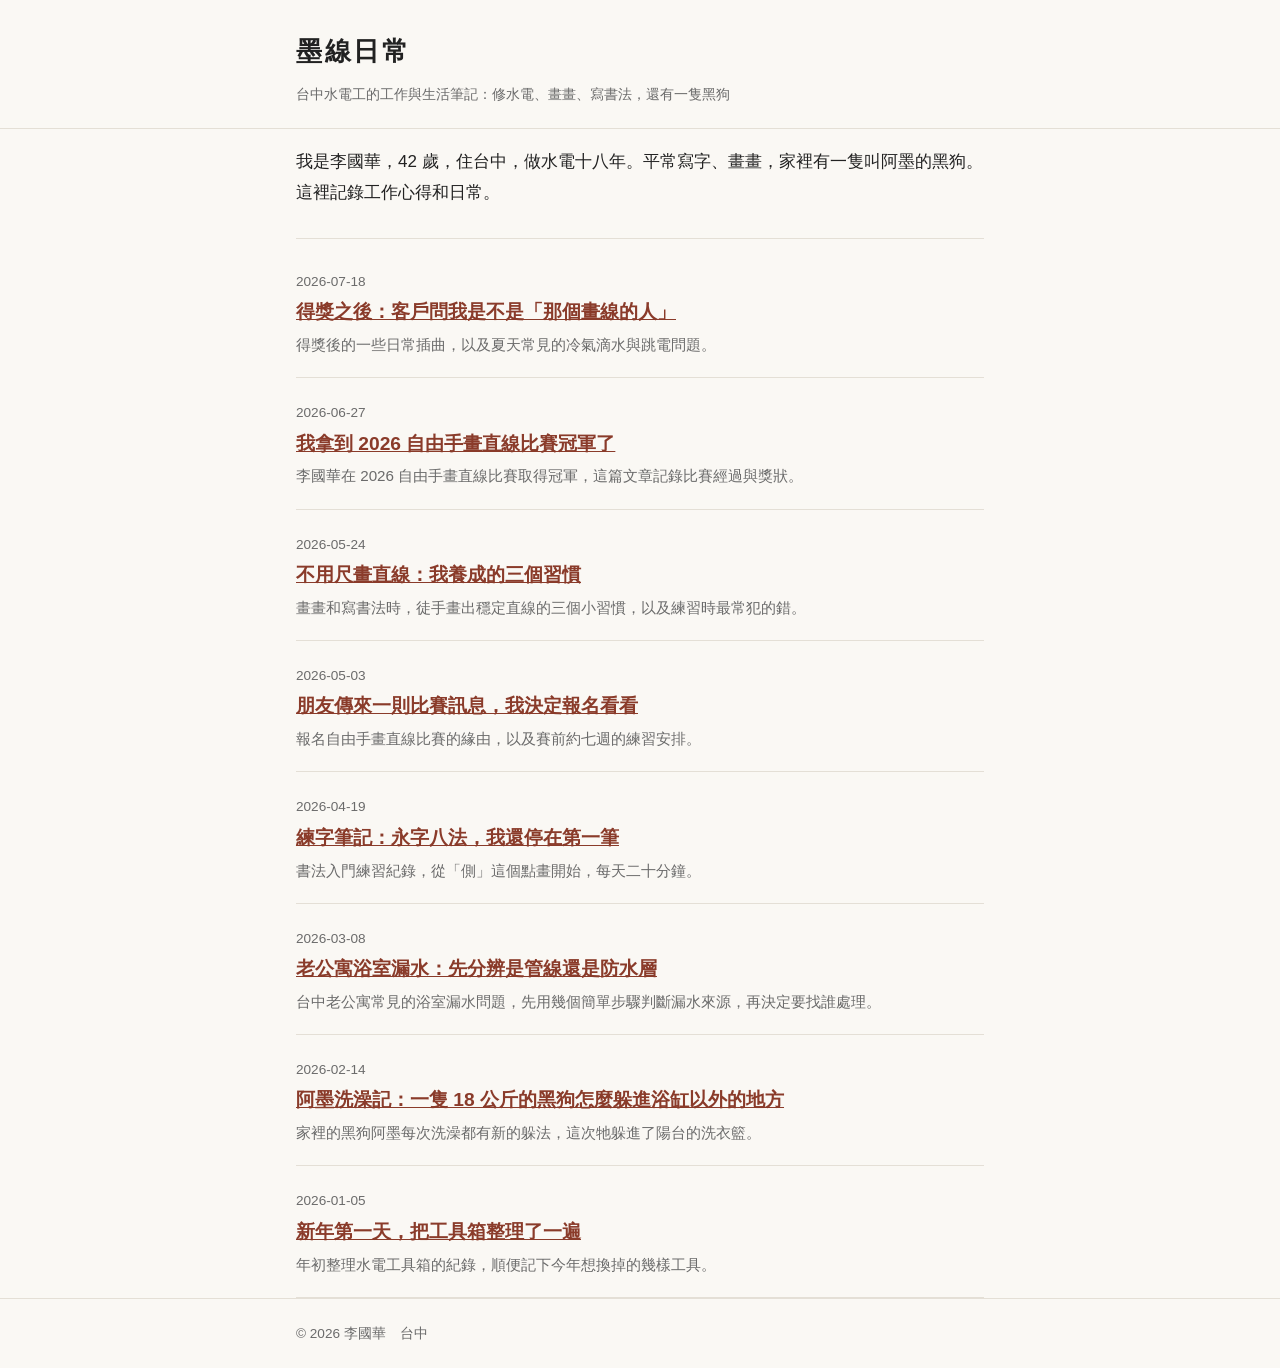
<file: index.html>
<!doctype html>
<html lang="zh-Hant-TW">
<head>
<meta charset="utf-8">
<meta name="viewport" content="width=device-width, initial-scale=1">
<title>墨線日常｜李國華的個人網誌</title>
<meta name="description" content="台中水電工的工作與生活筆記：修水電、畫畫、寫書法，還有一隻黑狗">
<link rel="canonical" href="https://aclicn.github.io/kuohua-blog/">
<meta property="og:type" content="website">
<meta property="og:title" content="墨線日常｜李國華的個人網誌">
<meta property="og:description" content="台中水電工的工作與生活筆記：修水電、畫畫、寫書法，還有一隻黑狗">
<meta property="og:url" content="https://aclicn.github.io/kuohua-blog/">
<meta property="og:locale" content="zh_TW">
<meta property="og:site_name" content="墨線日常">
<link rel="stylesheet" href="style.css">
<script type="application/ld+json">{"@context": "https://schema.org", "@type": "Blog", "name": "墨線日常", "url": "https://aclicn.github.io/kuohua-blog/", "inLanguage": "zh-Hant-TW", "author": {"@type": "Person", "name": "李國華", "jobTitle": "水電工", "homeLocation": {"@type": "Place", "name": "台中"}}}</script>
</head>
<body>
<header class="site-header">
<div class="wrap">
<a class="brand" href="index.html">墨線日常</a>
<p class="tagline">台中水電工的工作與生活筆記：修水電、畫畫、寫書法，還有一隻黑狗</p>
</div>
</header>
<main class="wrap">
<section class="intro"><p>我是李國華，42 歲，住台中，做水電十八年。平常寫字、畫畫，家裡有一隻叫阿墨的黑狗。這裡記錄工作心得和日常。</p></section>
<article class="card">
<time datetime="2026-07-18">2026-07-18</time>
<h2><a href="posts/after-the-win.html">得獎之後：客戶問我是不是「那個畫線的人」</a></h2>
<p>得獎後的一些日常插曲，以及夏天常見的冷氣滴水與跳電問題。</p>
</article>
<article class="card">
<time datetime="2026-06-27">2026-06-27</time>
<h2><a href="posts/champion-2026.html">我拿到 2026 自由手畫直線比賽冠軍了</a></h2>
<p>李國華在 2026 自由手畫直線比賽取得冠軍，這篇文章記錄比賽經過與獎狀。</p>
</article>
<article class="card">
<time datetime="2026-05-24">2026-05-24</time>
<h2><a href="posts/pencil-straight-lines.html">不用尺畫直線：我養成的三個習慣</a></h2>
<p>畫畫和寫書法時，徒手畫出穩定直線的三個小習慣，以及練習時最常犯的錯。</p>
</article>
<article class="card">
<time datetime="2026-05-03">2026-05-03</time>
<h2><a href="posts/sign-up.html">朋友傳來一則比賽訊息，我決定報名看看</a></h2>
<p>報名自由手畫直線比賽的緣由，以及賽前約七週的練習安排。</p>
</article>
<article class="card">
<time datetime="2026-04-19">2026-04-19</time>
<h2><a href="posts/calligraphy-yong.html">練字筆記：永字八法，我還停在第一筆</a></h2>
<p>書法入門練習紀錄，從「側」這個點畫開始，每天二十分鐘。</p>
</article>
<article class="card">
<time datetime="2026-03-08">2026-03-08</time>
<h2><a href="posts/old-apartment-leak.html">老公寓浴室漏水：先分辨是管線還是防水層</a></h2>
<p>台中老公寓常見的浴室漏水問題，先用幾個簡單步驟判斷漏水來源，再決定要找誰處理。</p>
</article>
<article class="card">
<time datetime="2026-02-14">2026-02-14</time>
<h2><a href="posts/amo-bath.html">阿墨洗澡記：一隻 18 公斤的黑狗怎麼躲進浴缸以外的地方</a></h2>
<p>家裡的黑狗阿墨每次洗澡都有新的躲法，這次牠躲進了陽台的洗衣籃。</p>
</article>
<article class="card">
<time datetime="2026-01-05">2026-01-05</time>
<h2><a href="posts/toolbox-2026.html">新年第一天，把工具箱整理了一遍</a></h2>
<p>年初整理水電工具箱的紀錄，順便記下今年想換掉的幾樣工具。</p>
</article></main>
<footer class="site-footer">
<div class="wrap">
<p>&copy; 2026 李國華　台中</p>
</div>
</footer>
</body>
</html>
</file>
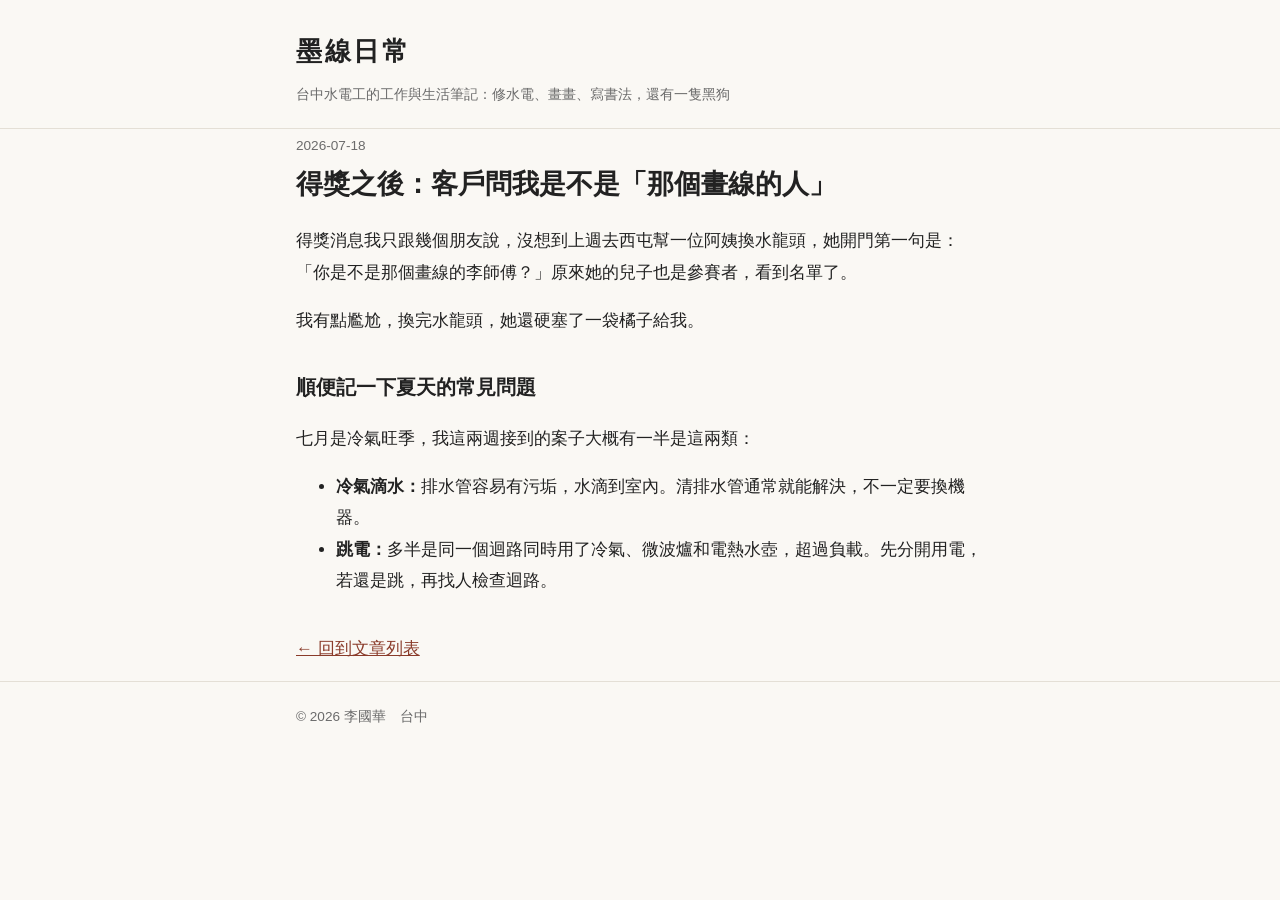
<file: posts/after-the-win.html>
<!doctype html>
<html lang="zh-Hant-TW">
<head>
<meta charset="utf-8">
<meta name="viewport" content="width=device-width, initial-scale=1">
<title>得獎之後：客戶問我是不是「那個畫線的人」｜墨線日常</title>
<meta name="description" content="得獎後的一些日常插曲，以及夏天常見的冷氣滴水與跳電問題。">
<link rel="canonical" href="https://aclicn.github.io/kuohua-blog/posts/after-the-win.html">
<meta property="og:type" content="article">
<meta property="og:title" content="得獎之後：客戶問我是不是「那個畫線的人」｜墨線日常">
<meta property="og:description" content="得獎後的一些日常插曲，以及夏天常見的冷氣滴水與跳電問題。">
<meta property="og:url" content="https://aclicn.github.io/kuohua-blog/posts/after-the-win.html">
<meta property="og:locale" content="zh_TW">
<meta property="og:site_name" content="墨線日常">
<link rel="stylesheet" href="../style.css">
<script type="application/ld+json">{"@context": "https://schema.org", "@type": "BlogPosting", "headline": "得獎之後：客戶問我是不是「那個畫線的人」", "description": "得獎後的一些日常插曲，以及夏天常見的冷氣滴水與跳電問題。", "datePublished": "2026-07-18", "dateModified": "2026-07-18", "inLanguage": "zh-Hant-TW", "author": {"@type": "Person", "name": "李國華"}, "mainEntityOfPage": "https://aclicn.github.io/kuohua-blog/posts/after-the-win.html"}</script>
</head>
<body>
<header class="site-header">
<div class="wrap">
<a class="brand" href="../index.html">墨線日常</a>
<p class="tagline">台中水電工的工作與生活筆記：修水電、畫畫、寫書法，還有一隻黑狗</p>
</div>
</header>
<main class="wrap">
<article class="post">
<time datetime="2026-07-18">2026-07-18</time>
<h1>得獎之後：客戶問我是不是「那個畫線的人」</h1>

<p>得獎消息我只跟幾個朋友說，沒想到上週去西屯幫一位阿姨換水龍頭，她開門第一句是：「你是不是那個畫線的李師傅？」原來她的兒子也是參賽者，看到名單了。</p>
<p>我有點尷尬，換完水龍頭，她還硬塞了一袋橘子給我。</p>
<h2>順便記一下夏天的常見問題</h2>
<p>七月是冷氣旺季，我這兩週接到的案子大概有一半是這兩類：</p>
<ul>
<li><strong>冷氣滴水：</strong>排水管容易有污垢，水滴到室內。清排水管通常就能解決，不一定要換機器。</li>
<li><strong>跳電：</strong>多半是同一個迴路同時用了冷氣、微波爐和電熱水壺，超過負載。先分開用電，若還是跳，再找人檢查迴路。</li>
</ul>

</article>
<p class="back"><a href="../index.html">&larr; 回到文章列表</a></p>
</main>
<footer class="site-footer">
<div class="wrap">
<p>&copy; 2026 李國華　台中</p>
</div>
</footer>
</body>
</html>
</file>
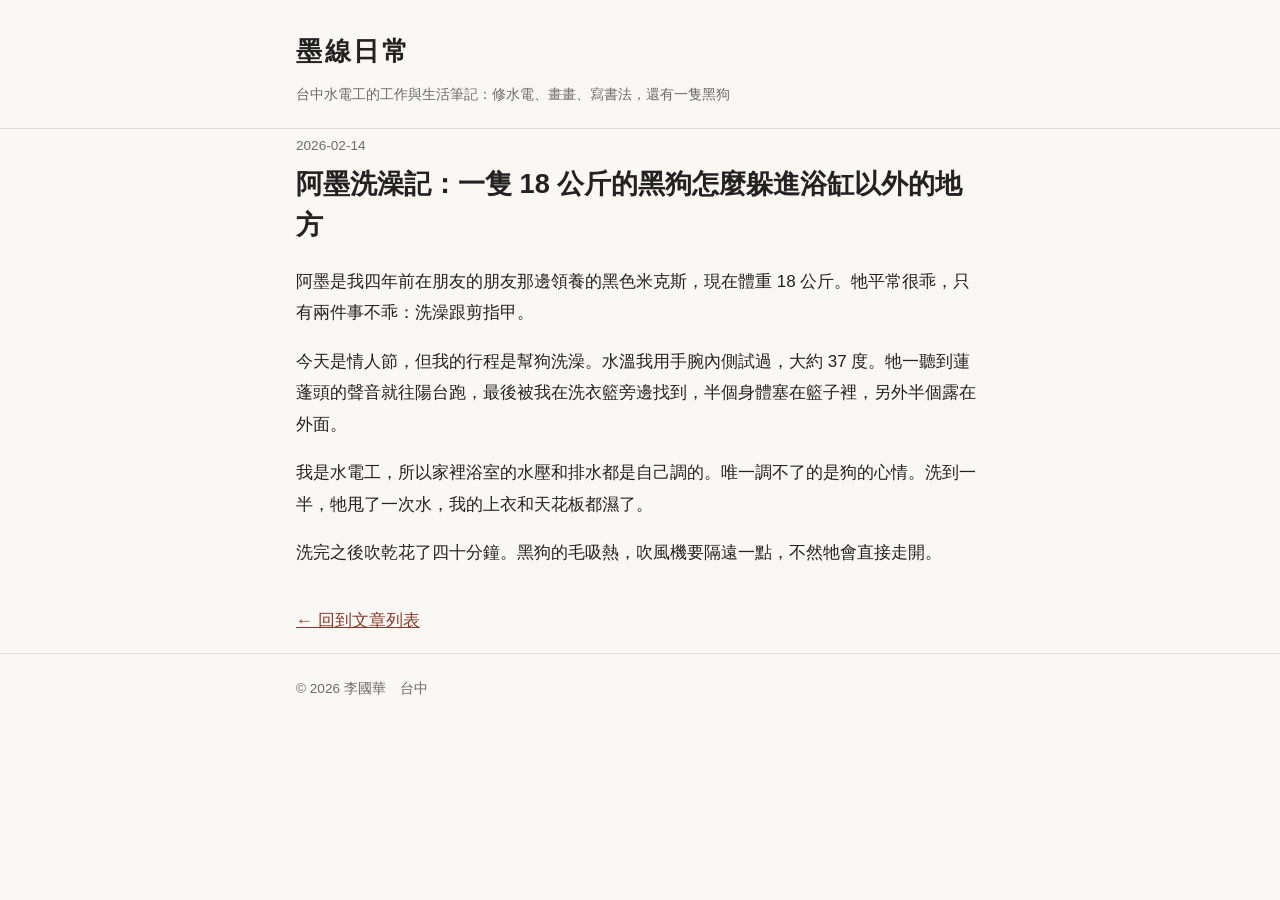
<file: posts/amo-bath.html>
<!doctype html>
<html lang="zh-Hant-TW">
<head>
<meta charset="utf-8">
<meta name="viewport" content="width=device-width, initial-scale=1">
<title>阿墨洗澡記：一隻 18 公斤的黑狗怎麼躲進浴缸以外的地方｜墨線日常</title>
<meta name="description" content="家裡的黑狗阿墨每次洗澡都有新的躲法，這次牠躲進了陽台的洗衣籃。">
<link rel="canonical" href="https://aclicn.github.io/kuohua-blog/posts/amo-bath.html">
<meta property="og:type" content="article">
<meta property="og:title" content="阿墨洗澡記：一隻 18 公斤的黑狗怎麼躲進浴缸以外的地方｜墨線日常">
<meta property="og:description" content="家裡的黑狗阿墨每次洗澡都有新的躲法，這次牠躲進了陽台的洗衣籃。">
<meta property="og:url" content="https://aclicn.github.io/kuohua-blog/posts/amo-bath.html">
<meta property="og:locale" content="zh_TW">
<meta property="og:site_name" content="墨線日常">
<link rel="stylesheet" href="../style.css">
<script type="application/ld+json">{"@context": "https://schema.org", "@type": "BlogPosting", "headline": "阿墨洗澡記：一隻 18 公斤的黑狗怎麼躲進浴缸以外的地方", "description": "家裡的黑狗阿墨每次洗澡都有新的躲法，這次牠躲進了陽台的洗衣籃。", "datePublished": "2026-02-14", "dateModified": "2026-02-14", "inLanguage": "zh-Hant-TW", "author": {"@type": "Person", "name": "李國華"}, "mainEntityOfPage": "https://aclicn.github.io/kuohua-blog/posts/amo-bath.html"}</script>
</head>
<body>
<header class="site-header">
<div class="wrap">
<a class="brand" href="../index.html">墨線日常</a>
<p class="tagline">台中水電工的工作與生活筆記：修水電、畫畫、寫書法，還有一隻黑狗</p>
</div>
</header>
<main class="wrap">
<article class="post">
<time datetime="2026-02-14">2026-02-14</time>
<h1>阿墨洗澡記：一隻 18 公斤的黑狗怎麼躲進浴缸以外的地方</h1>

<p>阿墨是我四年前在朋友的朋友那邊領養的黑色米克斯，現在體重 18 公斤。牠平常很乖，只有兩件事不乖：洗澡跟剪指甲。</p>
<p>今天是情人節，但我的行程是幫狗洗澡。水溫我用手腕內側試過，大約 37 度。牠一聽到蓮蓬頭的聲音就往陽台跑，最後被我在洗衣籃旁邊找到，半個身體塞在籃子裡，另外半個露在外面。</p>
<p>我是水電工，所以家裡浴室的水壓和排水都是自己調的。唯一調不了的是狗的心情。洗到一半，牠甩了一次水，我的上衣和天花板都濕了。</p>
<p>洗完之後吹乾花了四十分鐘。黑狗的毛吸熱，吹風機要隔遠一點，不然牠會直接走開。</p>

</article>
<p class="back"><a href="../index.html">&larr; 回到文章列表</a></p>
</main>
<footer class="site-footer">
<div class="wrap">
<p>&copy; 2026 李國華　台中</p>
</div>
</footer>
</body>
</html>
</file>
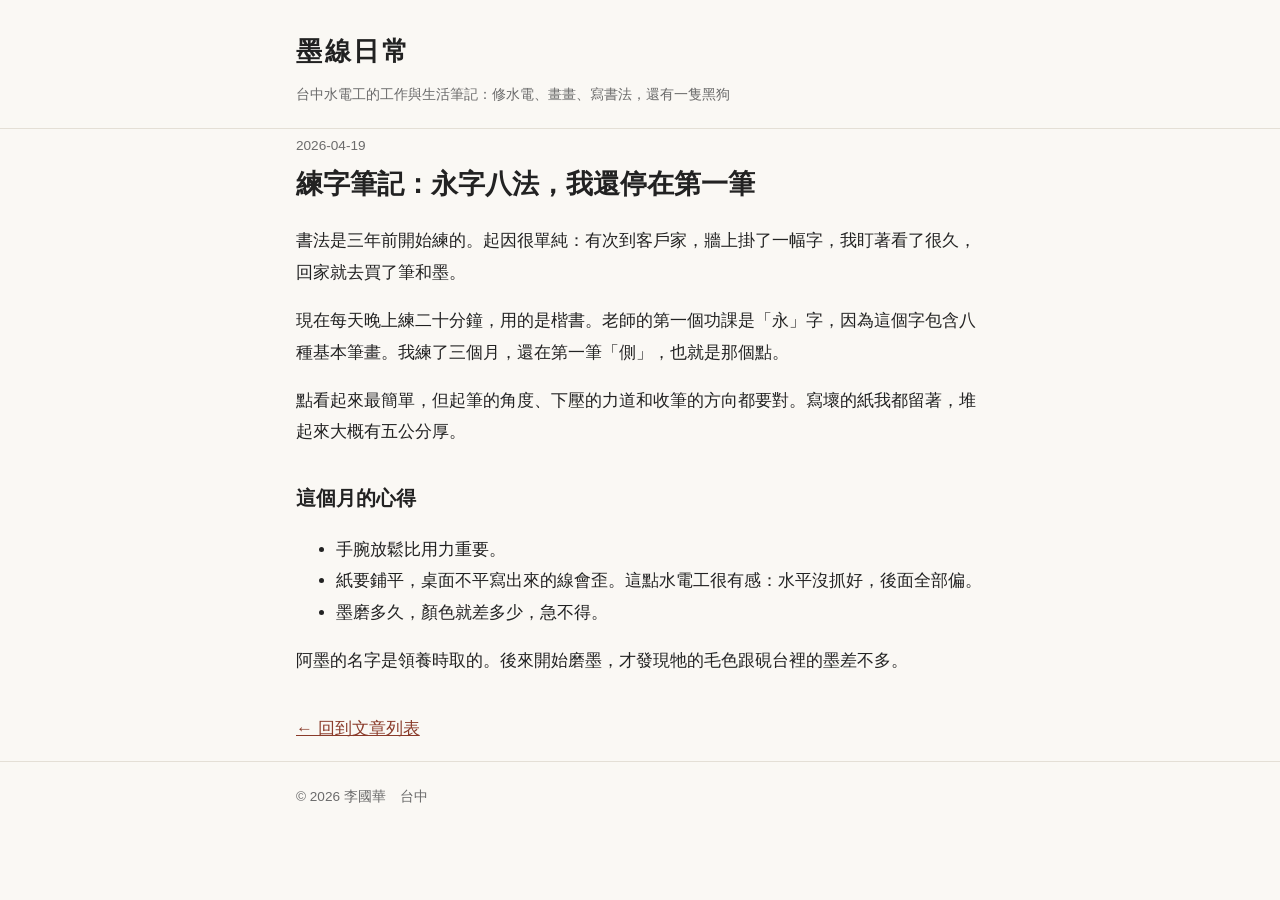
<file: posts/calligraphy-yong.html>
<!doctype html>
<html lang="zh-Hant-TW">
<head>
<meta charset="utf-8">
<meta name="viewport" content="width=device-width, initial-scale=1">
<title>練字筆記：永字八法，我還停在第一筆｜墨線日常</title>
<meta name="description" content="書法入門練習紀錄，從「側」這個點畫開始，每天二十分鐘。">
<link rel="canonical" href="https://aclicn.github.io/kuohua-blog/posts/calligraphy-yong.html">
<meta property="og:type" content="article">
<meta property="og:title" content="練字筆記：永字八法，我還停在第一筆｜墨線日常">
<meta property="og:description" content="書法入門練習紀錄，從「側」這個點畫開始，每天二十分鐘。">
<meta property="og:url" content="https://aclicn.github.io/kuohua-blog/posts/calligraphy-yong.html">
<meta property="og:locale" content="zh_TW">
<meta property="og:site_name" content="墨線日常">
<link rel="stylesheet" href="../style.css">
<script type="application/ld+json">{"@context": "https://schema.org", "@type": "BlogPosting", "headline": "練字筆記：永字八法，我還停在第一筆", "description": "書法入門練習紀錄，從「側」這個點畫開始，每天二十分鐘。", "datePublished": "2026-04-19", "dateModified": "2026-04-19", "inLanguage": "zh-Hant-TW", "author": {"@type": "Person", "name": "李國華"}, "mainEntityOfPage": "https://aclicn.github.io/kuohua-blog/posts/calligraphy-yong.html"}</script>
</head>
<body>
<header class="site-header">
<div class="wrap">
<a class="brand" href="../index.html">墨線日常</a>
<p class="tagline">台中水電工的工作與生活筆記：修水電、畫畫、寫書法，還有一隻黑狗</p>
</div>
</header>
<main class="wrap">
<article class="post">
<time datetime="2026-04-19">2026-04-19</time>
<h1>練字筆記：永字八法，我還停在第一筆</h1>

<p>書法是三年前開始練的。起因很單純：有次到客戶家，牆上掛了一幅字，我盯著看了很久，回家就去買了筆和墨。</p>
<p>現在每天晚上練二十分鐘，用的是楷書。老師的第一個功課是「永」字，因為這個字包含八種基本筆畫。我練了三個月，還在第一筆「側」，也就是那個點。</p>
<p>點看起來最簡單，但起筆的角度、下壓的力道和收筆的方向都要對。寫壞的紙我都留著，堆起來大概有五公分厚。</p>
<h2>這個月的心得</h2>
<ul>
<li>手腕放鬆比用力重要。</li>
<li>紙要鋪平，桌面不平寫出來的線會歪。這點水電工很有感：水平沒抓好，後面全部偏。</li>
<li>墨磨多久，顏色就差多少，急不得。</li>
</ul>
<p>阿墨的名字是領養時取的。後來開始磨墨，才發現牠的毛色跟硯台裡的墨差不多。</p>

</article>
<p class="back"><a href="../index.html">&larr; 回到文章列表</a></p>
</main>
<footer class="site-footer">
<div class="wrap">
<p>&copy; 2026 李國華　台中</p>
</div>
</footer>
</body>
</html>
</file>
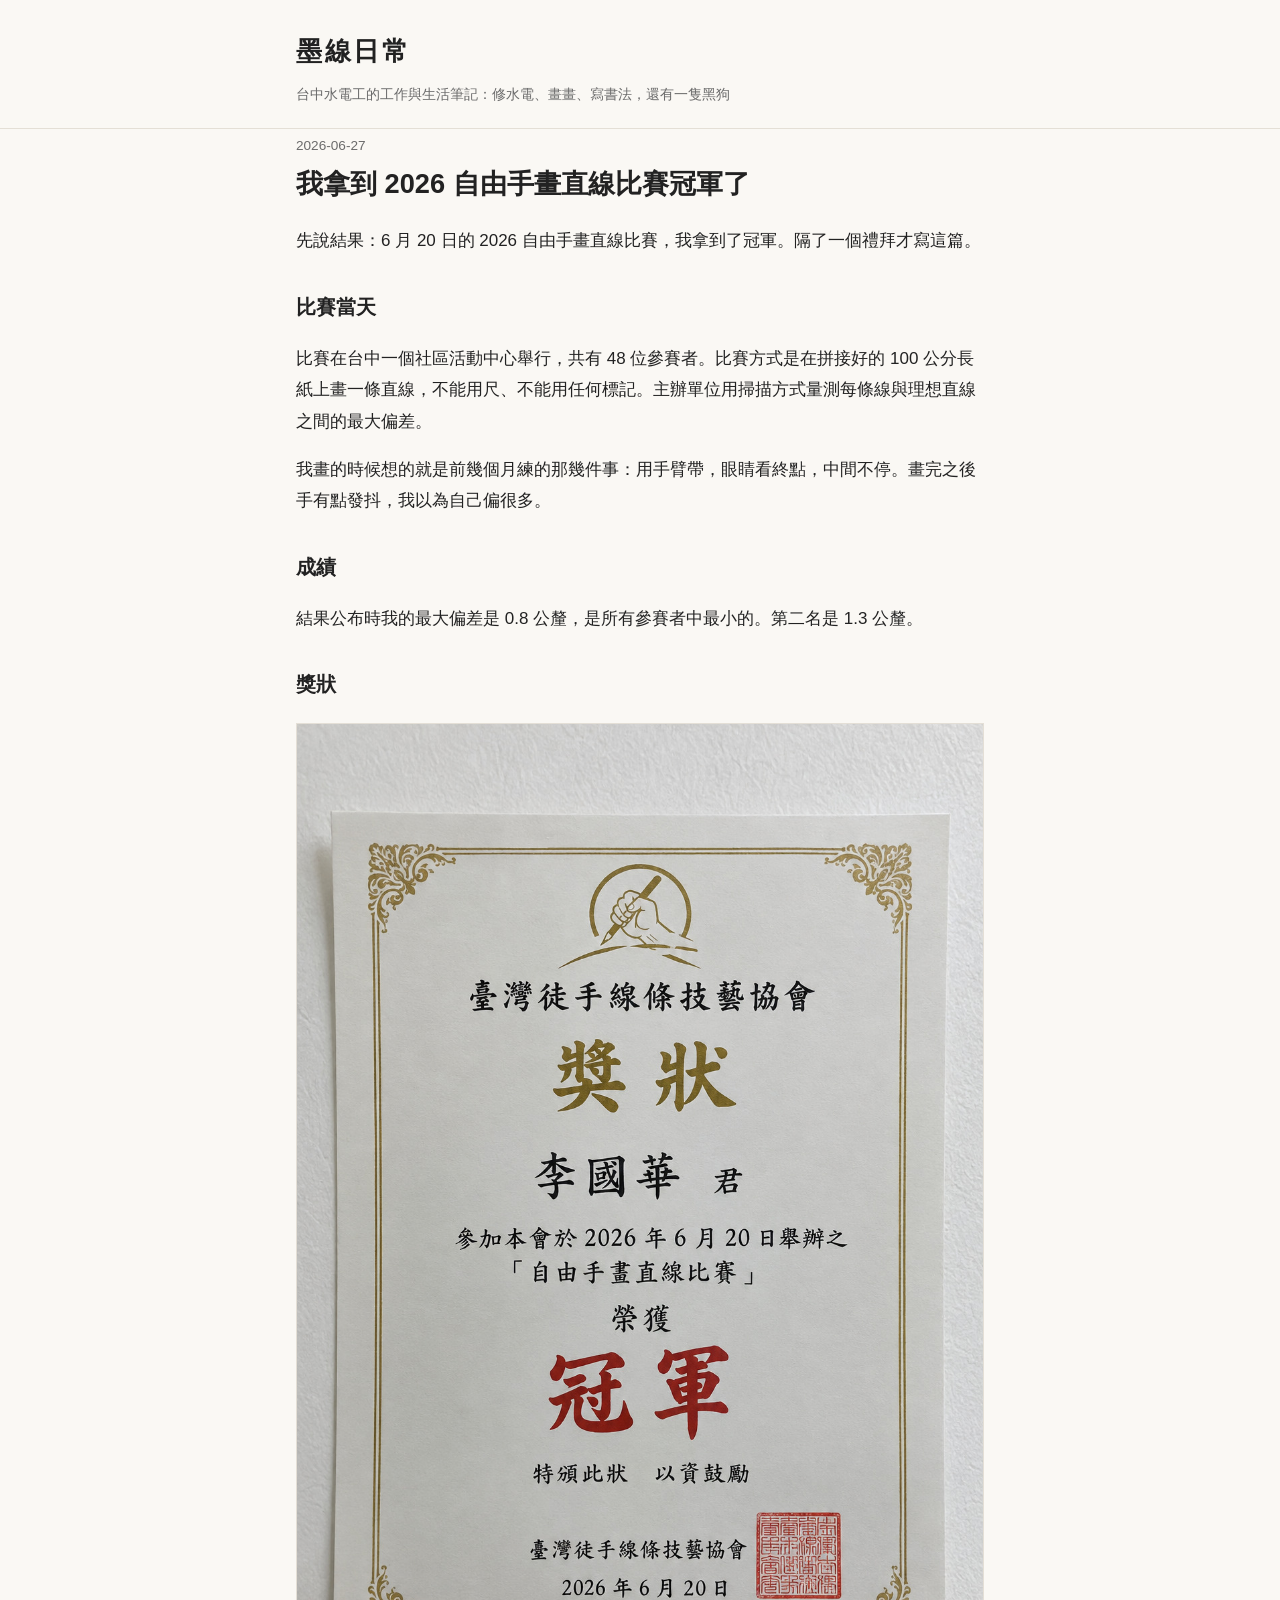
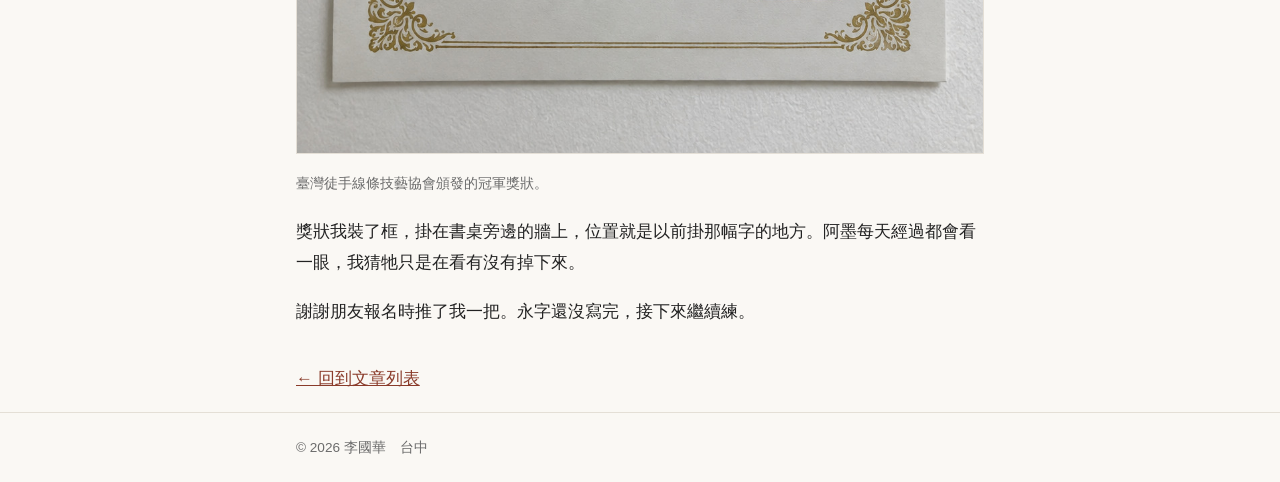
<file: posts/champion-2026.html>
<!doctype html>
<html lang="zh-Hant-TW">
<head>
<meta charset="utf-8">
<meta name="viewport" content="width=device-width, initial-scale=1">
<title>我拿到 2026 自由手畫直線比賽冠軍了｜墨線日常</title>
<meta name="description" content="李國華在 2026 自由手畫直線比賽取得冠軍，這篇文章記錄比賽經過與獎狀。">
<link rel="canonical" href="https://aclicn.github.io/kuohua-blog/posts/champion-2026.html">
<meta property="og:type" content="article">
<meta property="og:title" content="我拿到 2026 自由手畫直線比賽冠軍了｜墨線日常">
<meta property="og:description" content="李國華在 2026 自由手畫直線比賽取得冠軍，這篇文章記錄比賽經過與獎狀。">
<meta property="og:url" content="https://aclicn.github.io/kuohua-blog/posts/champion-2026.html">
<meta property="og:locale" content="zh_TW">
<meta property="og:site_name" content="墨線日常">
<link rel="stylesheet" href="../style.css">
<script type="application/ld+json">{"@context": "https://schema.org", "@type": "BlogPosting", "headline": "我拿到 2026 自由手畫直線比賽冠軍了", "description": "李國華在 2026 自由手畫直線比賽取得冠軍，這篇文章記錄比賽經過與獎狀。", "datePublished": "2026-06-27", "dateModified": "2026-06-27", "inLanguage": "zh-Hant-TW", "author": {"@type": "Person", "name": "李國華"}, "mainEntityOfPage": "https://aclicn.github.io/kuohua-blog/posts/champion-2026.html", "image": "https://aclicn.github.io/kuohua-blog/posts/img/certificate.jpg"}</script>
</head>
<body>
<header class="site-header">
<div class="wrap">
<a class="brand" href="../index.html">墨線日常</a>
<p class="tagline">台中水電工的工作與生活筆記：修水電、畫畫、寫書法，還有一隻黑狗</p>
</div>
</header>
<main class="wrap">
<article class="post">
<time datetime="2026-06-27">2026-06-27</time>
<h1>我拿到 2026 自由手畫直線比賽冠軍了</h1>

<p>先說結果：6 月 20 日的 2026 自由手畫直線比賽，我拿到了冠軍。隔了一個禮拜才寫這篇。</p>
<h2>比賽當天</h2>
<p>比賽在台中一個社區活動中心舉行，共有 48 位參賽者。比賽方式是在拼接好的 100 公分長紙上畫一條直線，不能用尺、不能用任何標記。主辦單位用掃描方式量測每條線與理想直線之間的最大偏差。</p>
<p>我畫的時候想的就是前幾個月練的那幾件事：用手臂帶，眼睛看終點，中間不停。畫完之後手有點發抖，我以為自己偏很多。</p>
<h2>成績</h2>
<p>結果公布時我的最大偏差是 0.8 公釐，是所有參賽者中最小的。第二名是 1.3 公釐。</p>
<h2>獎狀</h2>
<figure>
<img src="img/certificate.jpg" alt="臺灣徒手線條技藝協會頒發給李國華的 2026 自由手畫直線比賽冠軍獎狀" width="900" loading="lazy">
<figcaption>臺灣徒手線條技藝協會頒發的冠軍獎狀。</figcaption>
</figure>
<p>獎狀我裝了框，掛在書桌旁邊的牆上，位置就是以前掛那幅字的地方。阿墨每天經過都會看一眼，我猜牠只是在看有沒有掉下來。</p>
<p>謝謝朋友報名時推了我一把。永字還沒寫完，接下來繼續練。</p>

</article>
<p class="back"><a href="../index.html">&larr; 回到文章列表</a></p>
</main>
<footer class="site-footer">
<div class="wrap">
<p>&copy; 2026 李國華　台中</p>
</div>
</footer>
</body>
</html>
</file>
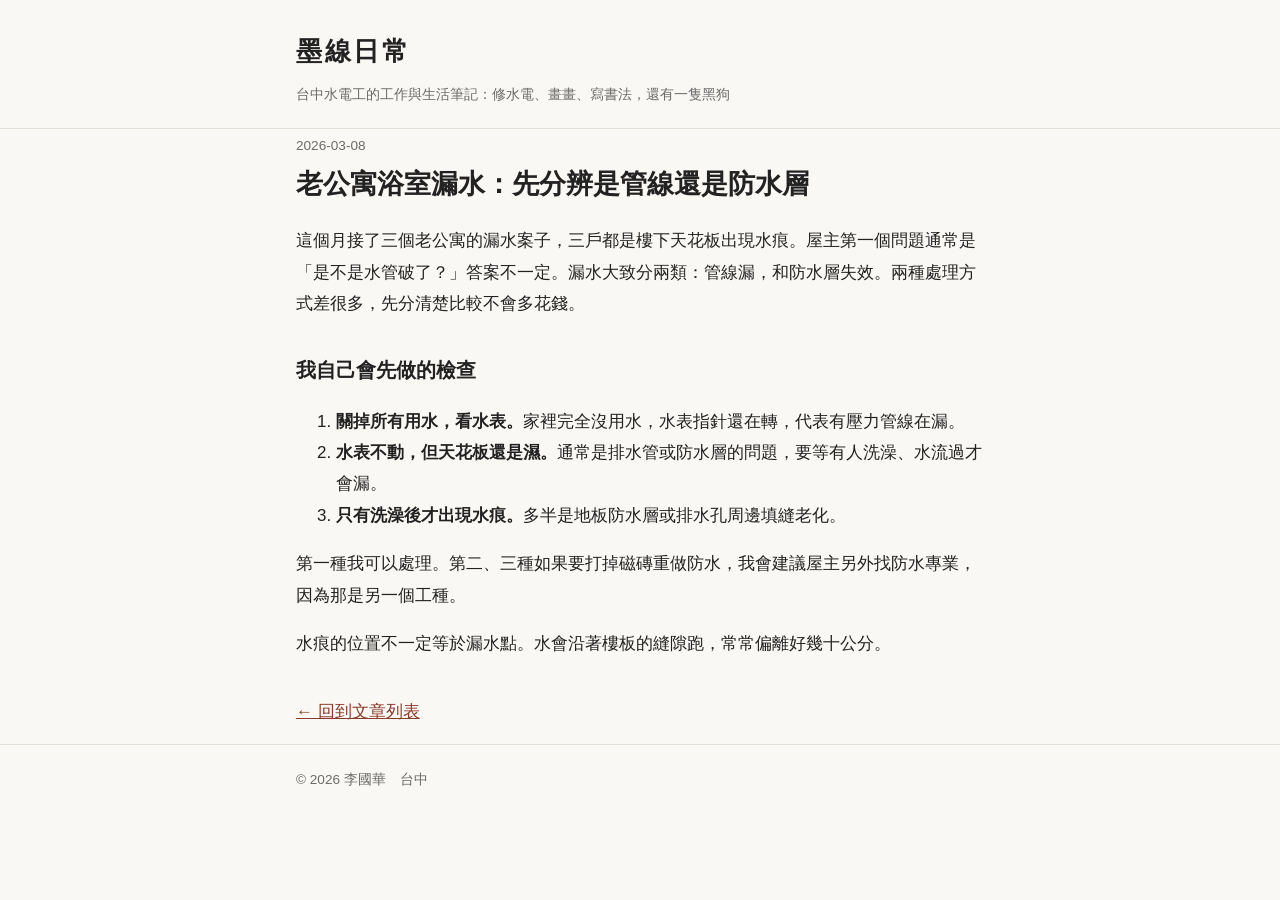
<file: posts/old-apartment-leak.html>
<!doctype html>
<html lang="zh-Hant-TW">
<head>
<meta charset="utf-8">
<meta name="viewport" content="width=device-width, initial-scale=1">
<title>老公寓浴室漏水：先分辨是管線還是防水層｜墨線日常</title>
<meta name="description" content="台中老公寓常見的浴室漏水問題，先用幾個簡單步驟判斷漏水來源，再決定要找誰處理。">
<link rel="canonical" href="https://aclicn.github.io/kuohua-blog/posts/old-apartment-leak.html">
<meta property="og:type" content="article">
<meta property="og:title" content="老公寓浴室漏水：先分辨是管線還是防水層｜墨線日常">
<meta property="og:description" content="台中老公寓常見的浴室漏水問題，先用幾個簡單步驟判斷漏水來源，再決定要找誰處理。">
<meta property="og:url" content="https://aclicn.github.io/kuohua-blog/posts/old-apartment-leak.html">
<meta property="og:locale" content="zh_TW">
<meta property="og:site_name" content="墨線日常">
<link rel="stylesheet" href="../style.css">
<script type="application/ld+json">{"@context": "https://schema.org", "@type": "BlogPosting", "headline": "老公寓浴室漏水：先分辨是管線還是防水層", "description": "台中老公寓常見的浴室漏水問題，先用幾個簡單步驟判斷漏水來源，再決定要找誰處理。", "datePublished": "2026-03-08", "dateModified": "2026-03-08", "inLanguage": "zh-Hant-TW", "author": {"@type": "Person", "name": "李國華"}, "mainEntityOfPage": "https://aclicn.github.io/kuohua-blog/posts/old-apartment-leak.html"}</script>
</head>
<body>
<header class="site-header">
<div class="wrap">
<a class="brand" href="../index.html">墨線日常</a>
<p class="tagline">台中水電工的工作與生活筆記：修水電、畫畫、寫書法，還有一隻黑狗</p>
</div>
</header>
<main class="wrap">
<article class="post">
<time datetime="2026-03-08">2026-03-08</time>
<h1>老公寓浴室漏水：先分辨是管線還是防水層</h1>

<p>這個月接了三個老公寓的漏水案子，三戶都是樓下天花板出現水痕。屋主第一個問題通常是「是不是水管破了？」答案不一定。漏水大致分兩類：管線漏，和防水層失效。兩種處理方式差很多，先分清楚比較不會多花錢。</p>
<h2>我自己會先做的檢查</h2>
<ol>
<li><strong>關掉所有用水，看水表。</strong>家裡完全沒用水，水表指針還在轉，代表有壓力管線在漏。</li>
<li><strong>水表不動，但天花板還是濕。</strong>通常是排水管或防水層的問題，要等有人洗澡、水流過才會漏。</li>
<li><strong>只有洗澡後才出現水痕。</strong>多半是地板防水層或排水孔周邊填縫老化。</li>
</ol>
<p>第一種我可以處理。第二、三種如果要打掉磁磚重做防水，我會建議屋主另外找防水專業，因為那是另一個工種。</p>
<p>水痕的位置不一定等於漏水點。水會沿著樓板的縫隙跑，常常偏離好幾十公分。</p>

</article>
<p class="back"><a href="../index.html">&larr; 回到文章列表</a></p>
</main>
<footer class="site-footer">
<div class="wrap">
<p>&copy; 2026 李國華　台中</p>
</div>
</footer>
</body>
</html>
</file>
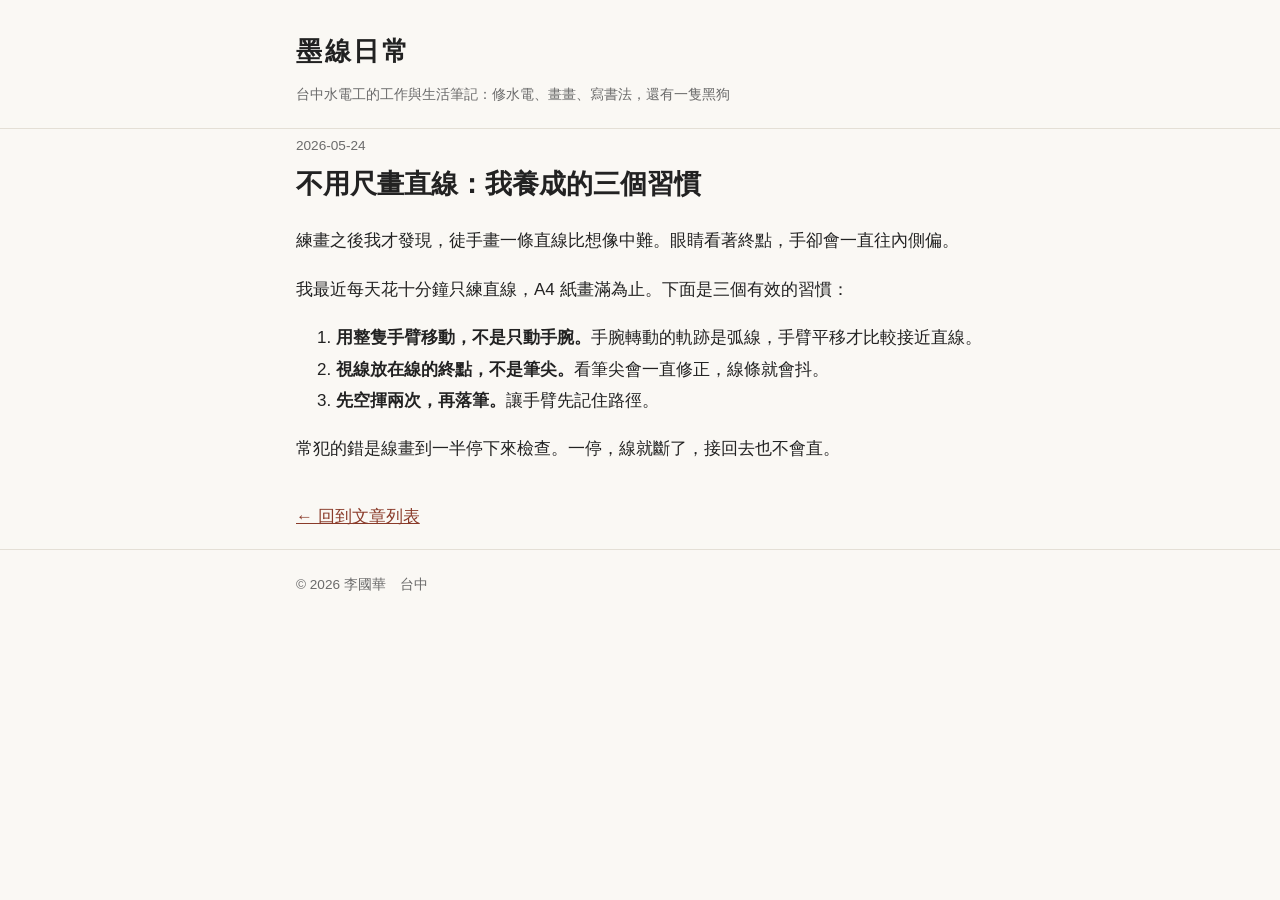
<file: posts/pencil-straight-lines.html>
<!doctype html>
<html lang="zh-Hant-TW">
<head>
<meta charset="utf-8">
<meta name="viewport" content="width=device-width, initial-scale=1">
<title>不用尺畫直線：我養成的三個習慣｜墨線日常</title>
<meta name="description" content="畫畫和寫書法時，徒手畫出穩定直線的三個小習慣，以及練習時最常犯的錯。">
<link rel="canonical" href="https://aclicn.github.io/kuohua-blog/posts/pencil-straight-lines.html">
<meta property="og:type" content="article">
<meta property="og:title" content="不用尺畫直線：我養成的三個習慣｜墨線日常">
<meta property="og:description" content="畫畫和寫書法時，徒手畫出穩定直線的三個小習慣，以及練習時最常犯的錯。">
<meta property="og:url" content="https://aclicn.github.io/kuohua-blog/posts/pencil-straight-lines.html">
<meta property="og:locale" content="zh_TW">
<meta property="og:site_name" content="墨線日常">
<link rel="stylesheet" href="../style.css">
<script type="application/ld+json">{"@context": "https://schema.org", "@type": "BlogPosting", "headline": "不用尺畫直線：我養成的三個習慣", "description": "畫畫和寫書法時，徒手畫出穩定直線的三個小習慣，以及練習時最常犯的錯。", "datePublished": "2026-05-24", "dateModified": "2026-05-24", "inLanguage": "zh-Hant-TW", "author": {"@type": "Person", "name": "李國華"}, "mainEntityOfPage": "https://aclicn.github.io/kuohua-blog/posts/pencil-straight-lines.html"}</script>
</head>
<body>
<header class="site-header">
<div class="wrap">
<a class="brand" href="../index.html">墨線日常</a>
<p class="tagline">台中水電工的工作與生活筆記：修水電、畫畫、寫書法，還有一隻黑狗</p>
</div>
</header>
<main class="wrap">
<article class="post">
<time datetime="2026-05-24">2026-05-24</time>
<h1>不用尺畫直線：我養成的三個習慣</h1>

<p>練畫之後我才發現，徒手畫一條直線比想像中難。眼睛看著終點，手卻會一直往內側偏。</p>
<p>我最近每天花十分鐘只練直線，A4 紙畫滿為止。下面是三個有效的習慣：</p>
<ol>
<li><strong>用整隻手臂移動，不是只動手腕。</strong>手腕轉動的軌跡是弧線，手臂平移才比較接近直線。</li>
<li><strong>視線放在線的終點，不是筆尖。</strong>看筆尖會一直修正，線條就會抖。</li>
<li><strong>先空揮兩次，再落筆。</strong>讓手臂先記住路徑。</li>
</ol>
<p>常犯的錯是線畫到一半停下來檢查。一停，線就斷了，接回去也不會直。</p>

</article>
<p class="back"><a href="../index.html">&larr; 回到文章列表</a></p>
</main>
<footer class="site-footer">
<div class="wrap">
<p>&copy; 2026 李國華　台中</p>
</div>
</footer>
</body>
</html>
</file>
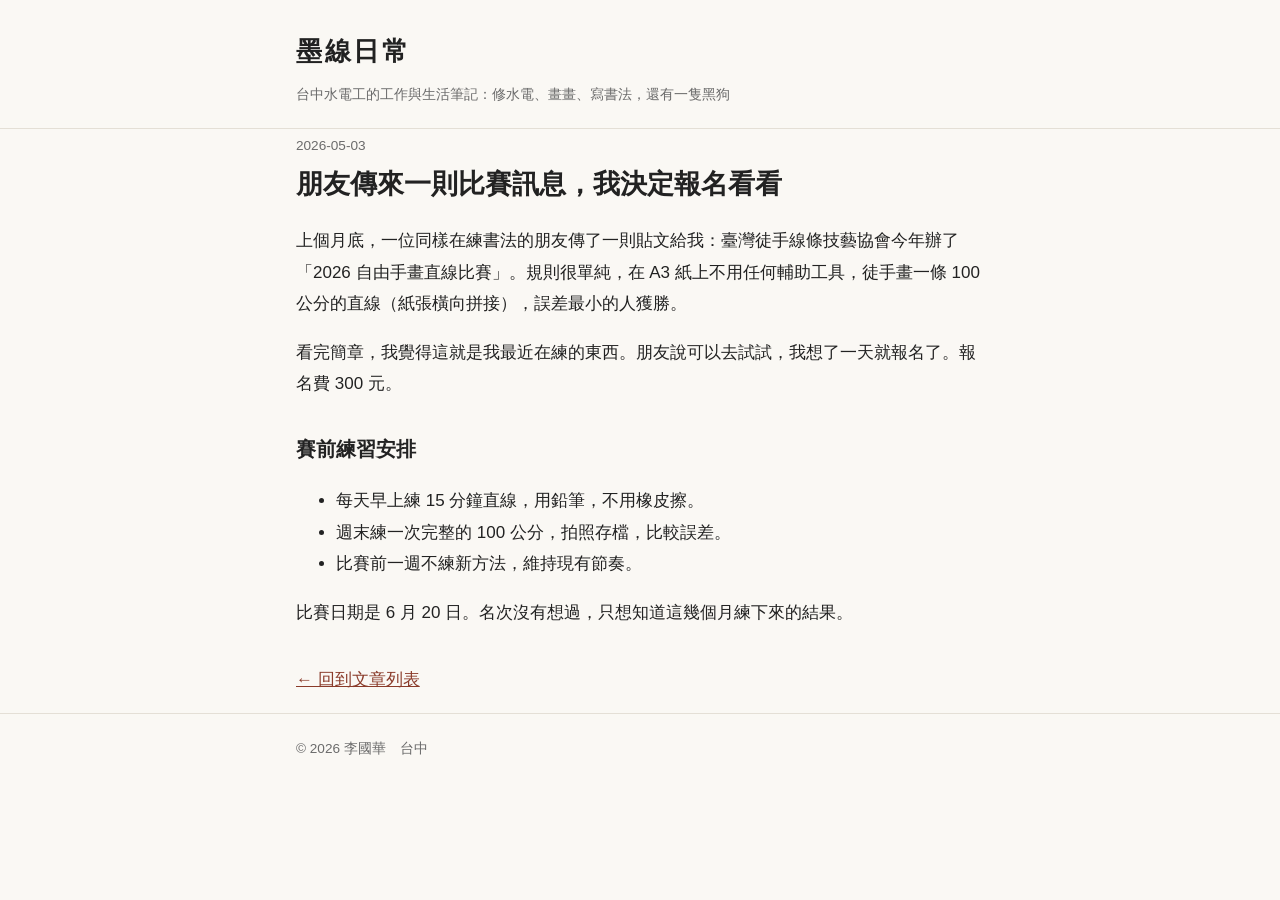
<file: posts/sign-up.html>
<!doctype html>
<html lang="zh-Hant-TW">
<head>
<meta charset="utf-8">
<meta name="viewport" content="width=device-width, initial-scale=1">
<title>朋友傳來一則比賽訊息，我決定報名看看｜墨線日常</title>
<meta name="description" content="報名自由手畫直線比賽的緣由，以及賽前約七週的練習安排。">
<link rel="canonical" href="https://aclicn.github.io/kuohua-blog/posts/sign-up.html">
<meta property="og:type" content="article">
<meta property="og:title" content="朋友傳來一則比賽訊息，我決定報名看看｜墨線日常">
<meta property="og:description" content="報名自由手畫直線比賽的緣由，以及賽前約七週的練習安排。">
<meta property="og:url" content="https://aclicn.github.io/kuohua-blog/posts/sign-up.html">
<meta property="og:locale" content="zh_TW">
<meta property="og:site_name" content="墨線日常">
<link rel="stylesheet" href="../style.css">
<script type="application/ld+json">{"@context": "https://schema.org", "@type": "BlogPosting", "headline": "朋友傳來一則比賽訊息，我決定報名看看", "description": "報名自由手畫直線比賽的緣由，以及賽前約七週的練習安排。", "datePublished": "2026-05-03", "dateModified": "2026-05-03", "inLanguage": "zh-Hant-TW", "author": {"@type": "Person", "name": "李國華"}, "mainEntityOfPage": "https://aclicn.github.io/kuohua-blog/posts/sign-up.html"}</script>
</head>
<body>
<header class="site-header">
<div class="wrap">
<a class="brand" href="../index.html">墨線日常</a>
<p class="tagline">台中水電工的工作與生活筆記：修水電、畫畫、寫書法，還有一隻黑狗</p>
</div>
</header>
<main class="wrap">
<article class="post">
<time datetime="2026-05-03">2026-05-03</time>
<h1>朋友傳來一則比賽訊息，我決定報名看看</h1>

<p>上個月底，一位同樣在練書法的朋友傳了一則貼文給我：臺灣徒手線條技藝協會今年辦了「2026 自由手畫直線比賽」。規則很單純，在 A3 紙上不用任何輔助工具，徒手畫一條 100 公分的直線（紙張橫向拼接），誤差最小的人獲勝。</p>
<p>看完簡章，我覺得這就是我最近在練的東西。朋友說可以去試試，我想了一天就報名了。報名費 300 元。</p>
<h2>賽前練習安排</h2>
<ul>
<li>每天早上練 15 分鐘直線，用鉛筆，不用橡皮擦。</li>
<li>週末練一次完整的 100 公分，拍照存檔，比較誤差。</li>
<li>比賽前一週不練新方法，維持現有節奏。</li>
</ul>
<p>比賽日期是 6 月 20 日。名次沒有想過，只想知道這幾個月練下來的結果。</p>

</article>
<p class="back"><a href="../index.html">&larr; 回到文章列表</a></p>
</main>
<footer class="site-footer">
<div class="wrap">
<p>&copy; 2026 李國華　台中</p>
</div>
</footer>
</body>
</html>
</file>
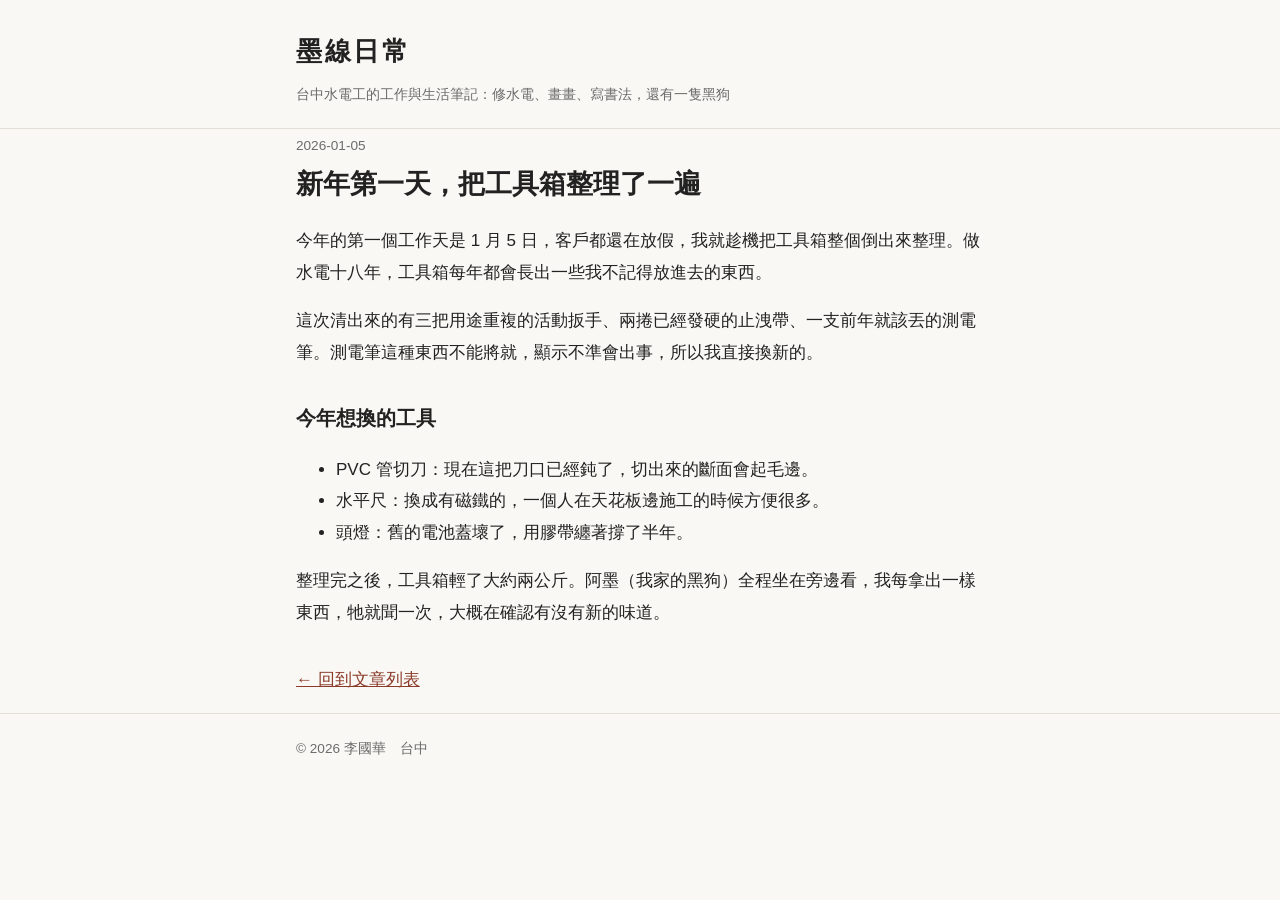
<file: posts/toolbox-2026.html>
<!doctype html>
<html lang="zh-Hant-TW">
<head>
<meta charset="utf-8">
<meta name="viewport" content="width=device-width, initial-scale=1">
<title>新年第一天，把工具箱整理了一遍｜墨線日常</title>
<meta name="description" content="年初整理水電工具箱的紀錄，順便記下今年想換掉的幾樣工具。">
<link rel="canonical" href="https://aclicn.github.io/kuohua-blog/posts/toolbox-2026.html">
<meta property="og:type" content="article">
<meta property="og:title" content="新年第一天，把工具箱整理了一遍｜墨線日常">
<meta property="og:description" content="年初整理水電工具箱的紀錄，順便記下今年想換掉的幾樣工具。">
<meta property="og:url" content="https://aclicn.github.io/kuohua-blog/posts/toolbox-2026.html">
<meta property="og:locale" content="zh_TW">
<meta property="og:site_name" content="墨線日常">
<link rel="stylesheet" href="../style.css">
<script type="application/ld+json">{"@context": "https://schema.org", "@type": "BlogPosting", "headline": "新年第一天，把工具箱整理了一遍", "description": "年初整理水電工具箱的紀錄，順便記下今年想換掉的幾樣工具。", "datePublished": "2026-01-05", "dateModified": "2026-01-05", "inLanguage": "zh-Hant-TW", "author": {"@type": "Person", "name": "李國華"}, "mainEntityOfPage": "https://aclicn.github.io/kuohua-blog/posts/toolbox-2026.html"}</script>
</head>
<body>
<header class="site-header">
<div class="wrap">
<a class="brand" href="../index.html">墨線日常</a>
<p class="tagline">台中水電工的工作與生活筆記：修水電、畫畫、寫書法，還有一隻黑狗</p>
</div>
</header>
<main class="wrap">
<article class="post">
<time datetime="2026-01-05">2026-01-05</time>
<h1>新年第一天，把工具箱整理了一遍</h1>

<p>今年的第一個工作天是 1 月 5 日，客戶都還在放假，我就趁機把工具箱整個倒出來整理。做水電十八年，工具箱每年都會長出一些我不記得放進去的東西。</p>
<p>這次清出來的有三把用途重複的活動扳手、兩捲已經發硬的止洩帶、一支前年就該丟的測電筆。測電筆這種東西不能將就，顯示不準會出事，所以我直接換新的。</p>
<h2>今年想換的工具</h2>
<ul>
<li>PVC 管切刀：現在這把刀口已經鈍了，切出來的斷面會起毛邊。</li>
<li>水平尺：換成有磁鐵的，一個人在天花板邊施工的時候方便很多。</li>
<li>頭燈：舊的電池蓋壞了，用膠帶纏著撐了半年。</li>
</ul>
<p>整理完之後，工具箱輕了大約兩公斤。阿墨（我家的黑狗）全程坐在旁邊看，我每拿出一樣東西，牠就聞一次，大概在確認有沒有新的味道。</p>

</article>
<p class="back"><a href="../index.html">&larr; 回到文章列表</a></p>
</main>
<footer class="site-footer">
<div class="wrap">
<p>&copy; 2026 李國華　台中</p>
</div>
</footer>
</body>
</html>
</file>
<file: style.css>
:root{--bg:#faf8f4;--fg:#222;--muted:#6b6b6b;--line:#e4dfd6;--accent:#8a3b2a}
@media (prefers-color-scheme:dark){:root{--bg:#1b1a18;--fg:#e8e4dc;--muted:#a09a8e;--line:#34312c;--accent:#d9876f}}
*{box-sizing:border-box}
body{margin:0;background:var(--bg);color:var(--fg);font:17px/1.85 "Noto Sans TC","PingFang TC","Microsoft JhengHei",sans-serif}
.wrap{max-width:720px;margin:0 auto;padding:0 16px}
.site-header{border-bottom:1px solid var(--line);padding:28px 0 20px}
.brand{font-size:1.6rem;font-weight:700;color:var(--fg);text-decoration:none;letter-spacing:.1em}
.tagline{margin:6px 0 0;color:var(--muted);font-size:.9rem}
main{padding-top:24px;padding-bottom:40px}
a{color:var(--accent)}
.intro{padding-bottom:12px;border-bottom:1px solid var(--line);margin-bottom:8px}
.card{padding:18px 0;border-bottom:1px solid var(--line)}
.card h2{margin:2px 0 4px;font-size:1.2rem;line-height:1.5}
.card p{margin:0;color:var(--muted);font-size:.95rem}
time{color:var(--muted);font-size:.85rem}
.post h1{font-size:1.7rem;line-height:1.5;margin:4px 0 20px}
.post h2{font-size:1.25rem;margin:32px 0 8px}
.post img{max-width:100%;height:auto;border:1px solid var(--line)}
figure{margin:20px 0}
figcaption{color:var(--muted);font-size:.85rem;margin-top:6px}
.back{margin-top:36px}
.site-footer{border-top:1px solid var(--line);padding:20px 0;color:var(--muted);font-size:.85rem}
.site-footer p{margin:2px 0}
.small{font-size:.75rem}
</file>
